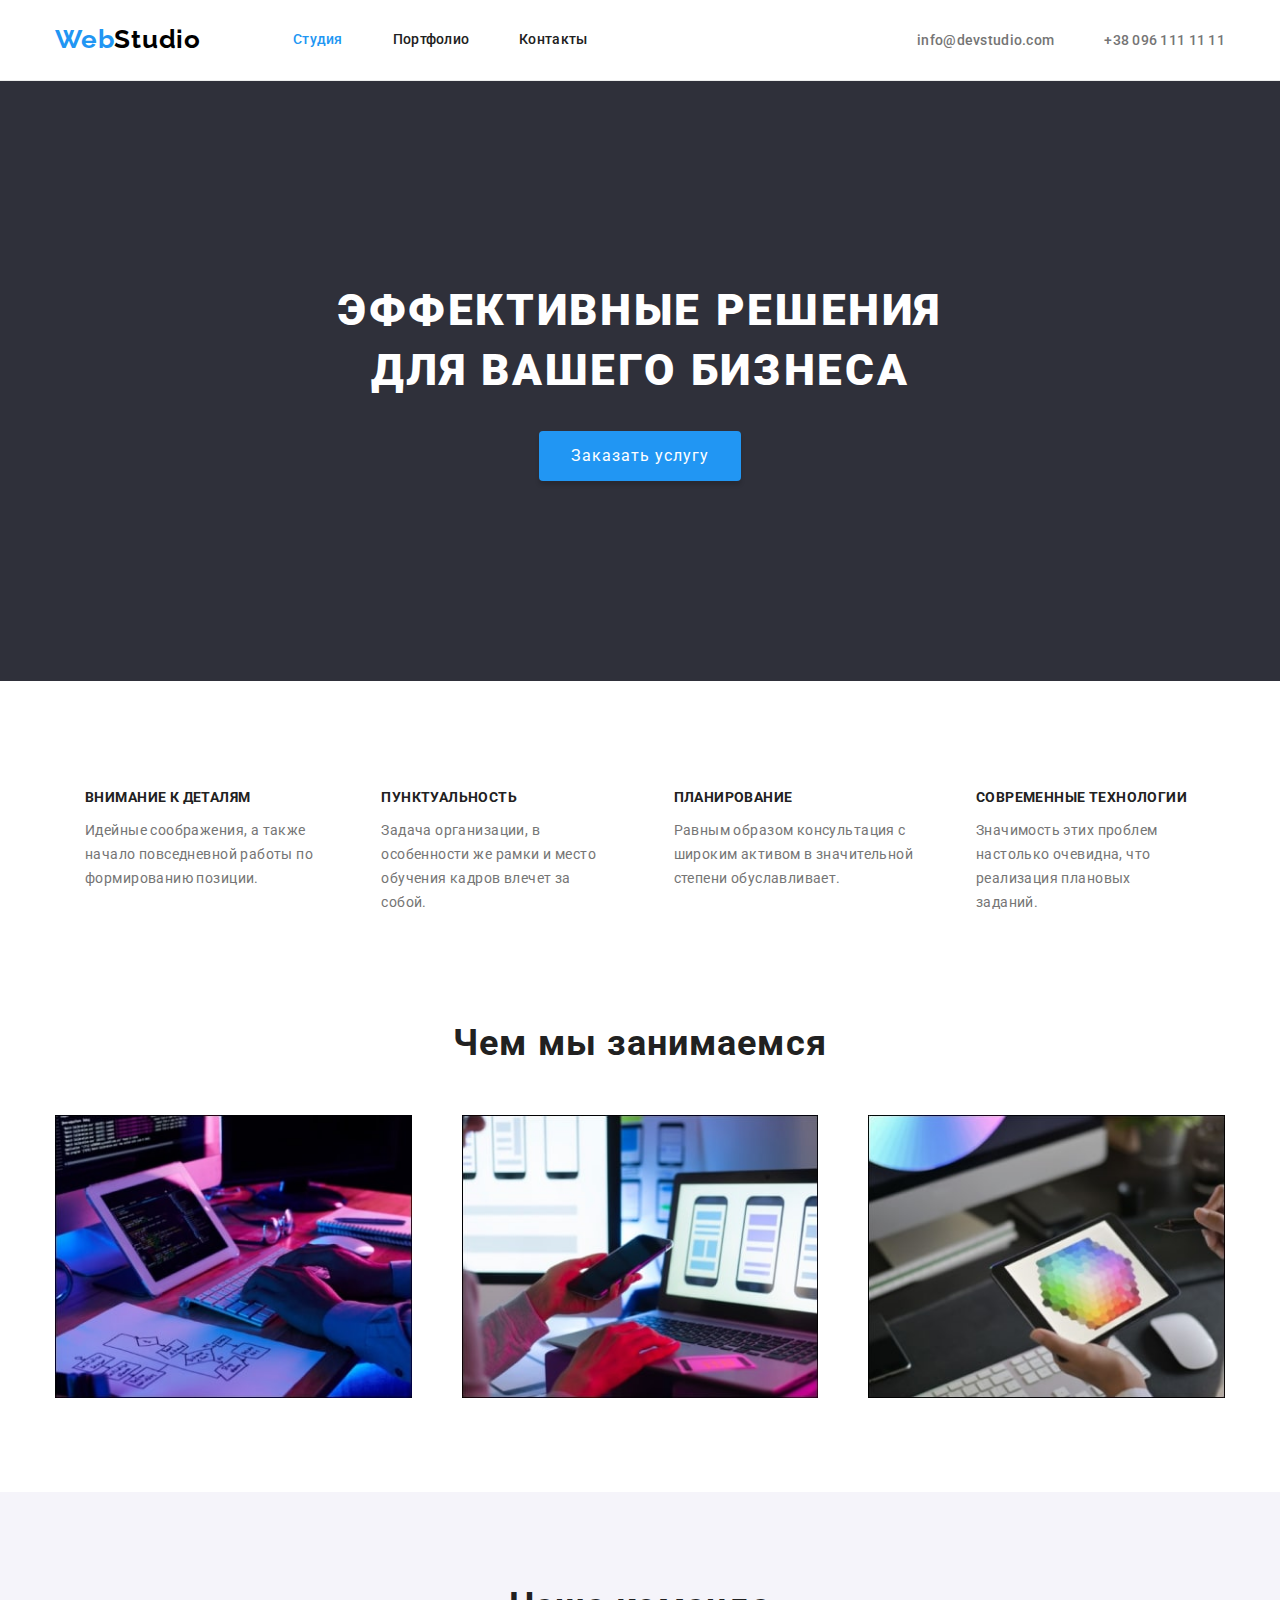
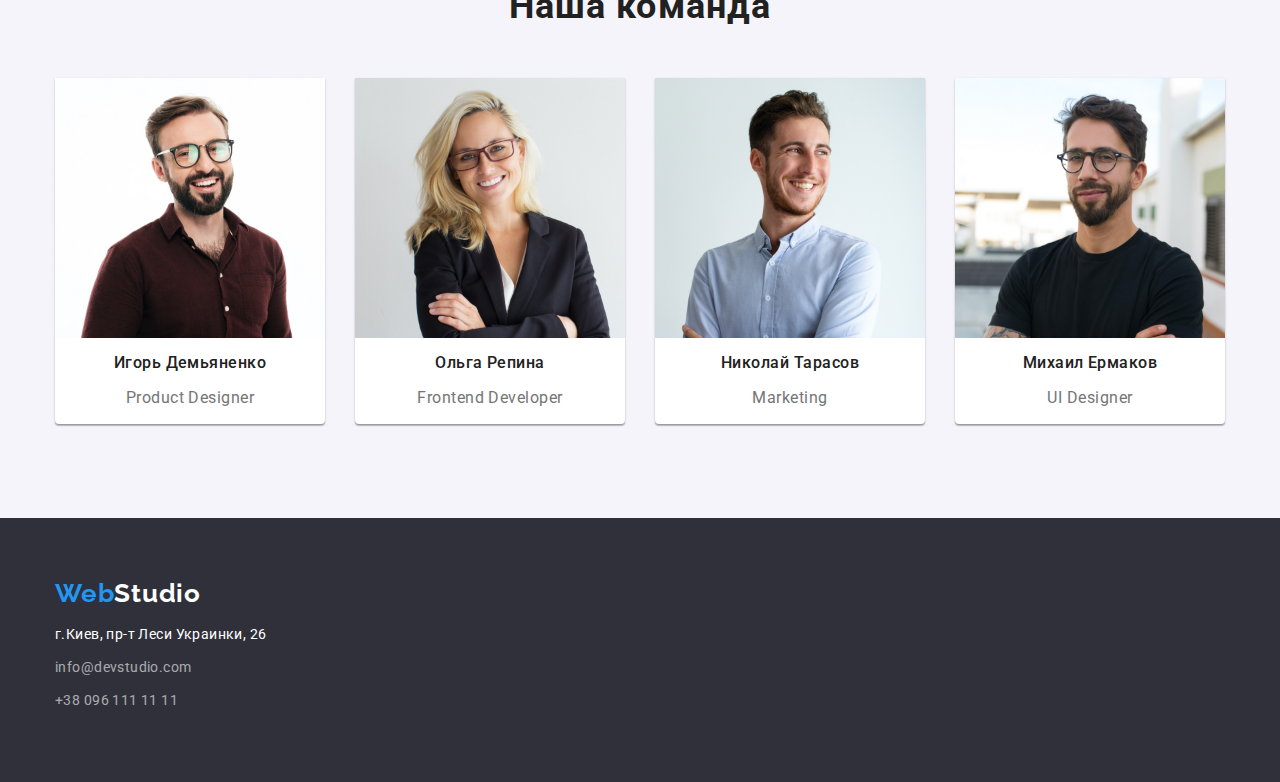
<file: index.html>
<!DOCTYPE html>
<html lang="ru">

<head>
    <meta charset="UTF-8">
    <meta http-equiv="X-UA-Compatible" content="IE=edge">
    <meta name="viewport" content="width=device-width, initial-scale=1.0">
    <title>Document</title>
    <link rel="preconnect" href="https://fonts.googleapis.com" />
    <link rel="preconnect" href="https://fonts.gstatic.com" crossorigin />
    <link
        href="https://fonts.googleapis.com/css2?family=Raleway:wght@700&family=Roboto:wght@400;500;700;900&display=swap"
        rel="stylesheet" />
    <link rel="stylesheet"
        href="https://cdnjs.cloudflare.com/ajax/libs/modern-normalize/1.1.0/modern-normalize.min.css" />
    <link rel="stylesheet" href="./css/styles.css" />
</head>

<body>
    <header class="header">
        <div class="container">
            <nav class="nav">
                <a lang="en" href="./index.html" class="logo">Web<span class="logo-color-black">Studio</span></a>
                <ul class="nav-list">
                    <li class="studio">
                        <a class="nav-link link active" href="./index.html">Студия</a>
                    </li>
                    <li class="portfolio">
                        <a class="nav-link link" href="./portfolio.html">Портфолио</a>
                    </li>
                    <li class="contact-page">
                        <a class="nav-link link" href="#">Контакты</a>
                    </li>
                </ul>
            </nav>
            <ul class="contacts">
                <li class="mailto">
                    <a class="contacts-item link" href="mailto:info@devstudio.com">info@devstudio.com</a>
                </li>
                <li class="tel">
                    <a class="contacts-item link" href="tel:+380961111111">+38 096 111 11 11</a>
                </li>
            </ul>
        </div>
    </header>
    <main>
        <section class="hero">
            <h1 class="hero-title">Эффективные решения для вашего бизнеса</h1>
            <button type="button" class="hero-btn">Заказать услугу</button>

        </section>
        <section class="section element-padding-bottom-0">
            <div class="container">
                <h2 class="hidden-title">Преимущества</h2>
                <ul class="advantages-list">
                    <Li class="advantages-item">
                        <h3 class="advantages-item-title">Внимание к деталям</h3>
                        <p class="advantages-item-text">Идейные соображения, а также начало повседневной работы по
                            формированию позиции.</p>
                    </li>
                    <li class="advantages-item">
                        <h3 class="advantages-item-title">Пунктуальность</h3>
                        <p class="advantages-item-text">Задача организации, в особенности же рамки и место обучения
                            кадров
                            влечет за собой.</p>
                    </li>
                    <li class="advantages-item">
                        <h3 class="advantages-item-title">Планирование</h3>
                        <p class="advantages-item-text">Равным образом консультация с широким активом в значительной
                            степени
                            обуславливает.</p>
                    </li>
                    <li class="advantages-item">
                        <h3 class="advantages-item-title">Современные технологии</h3>
                        <p class="advantages-item-text">Значимость этих проблем настолько очевидна, что реализация
                            плановых
                            заданий.</p>
                    </li>
                </ul>
            </div>
        </section>


        <section class="section about">
            <h2 class="title">Чем мы занимаемся</h2>
            <div class="container">
                <ul class="about-list">
                    <li class="about-list-item"><img src="./img/box/img.jpg" alt="руки печатают на клавиатуре"
                            width="370">
                    </li>
                    <li class="about-list-item"><img src="./img/box/img-2.jpg" alt="телефон и ноутбук" width="370">
                    </li>
                    <li class="about-list-item"><img src="./img/box/img-3.jpg" alt="планшет в руках" width="370"></li>
                </ul>
            </div>
        </section>

        <section class="section team">
            <div class="container">
                <h2 class="title">Наша команда</h2>
                <ul class="team-list">
                    <li class="team-item">
                        <img src="./img/team_cards/img.jpg" alt="Фото Игоря Демьяненко" width="270">
                        <div class="title-text">
                            <h3 class="team-item-title">Игорь Демьяненко</h3>
                            <p class="team-item-text" lang="en">Product Designer</p>
                        </div>
                    </li>
                    <li class="team-item">
                        <img src="./img/team_cards/img-2.jpg" alt="Фото Ольги Репиной" width="270">
                        <div class="title-text">
                            <h3 class="team-item-title">Ольга Репина</h3>
                            <p class="team-item-text" lang="en">Frontend Developer</p>
                        </div>
                    </li>
                    <li class="team-item">
                        <img src="./img/team_cards/img-3.jpg" alt="Фото Николая Тарасова" width="270">
                        <div class="title-text">
                            <h3 class="team-item-title">Николай Тарасов</h3>
                            <p class="team-item-text" lang="en">Marketing</p>
                        </div>
                    </li>
                    <li class="team-item">
                        <img src="./img/team_cards/img-4.jpg" alt="Фото Михаила Ермакова" width="270">
                        <div class="title-text">
                            <h3 class="team-item-title">Михаил Ермаков</h3>
                            <p class="team-item-text" lang="en">UI Designer</p>
                        </div>
                    </li>
                </ul>
            </div>
        </section>
    </main>
    <footer class="footer-nav-list">
        <div class="container">
            <a href="./index.html" class="footer_logo">Web<span class="logo-color-white">Studio</span></a>
            <address class="adress">
                <p class="adress-name">г.Киев, пр-т Леси Украинки, 26</p>
                <ul class="">
                    <li class="footer-contacts-item"><a href="mailto:info@devstudio.com"
                            class="footer-contacts">info@devstudio.com</a></li>
                    <li class="footer-contacts-item"><a href="tel:+380961111111" class="footer-contacts">+38 096 111 11
                            11</a></li>
                </ul>
            </address>
        </div>
    </footer>

</body>

</html>
</file>
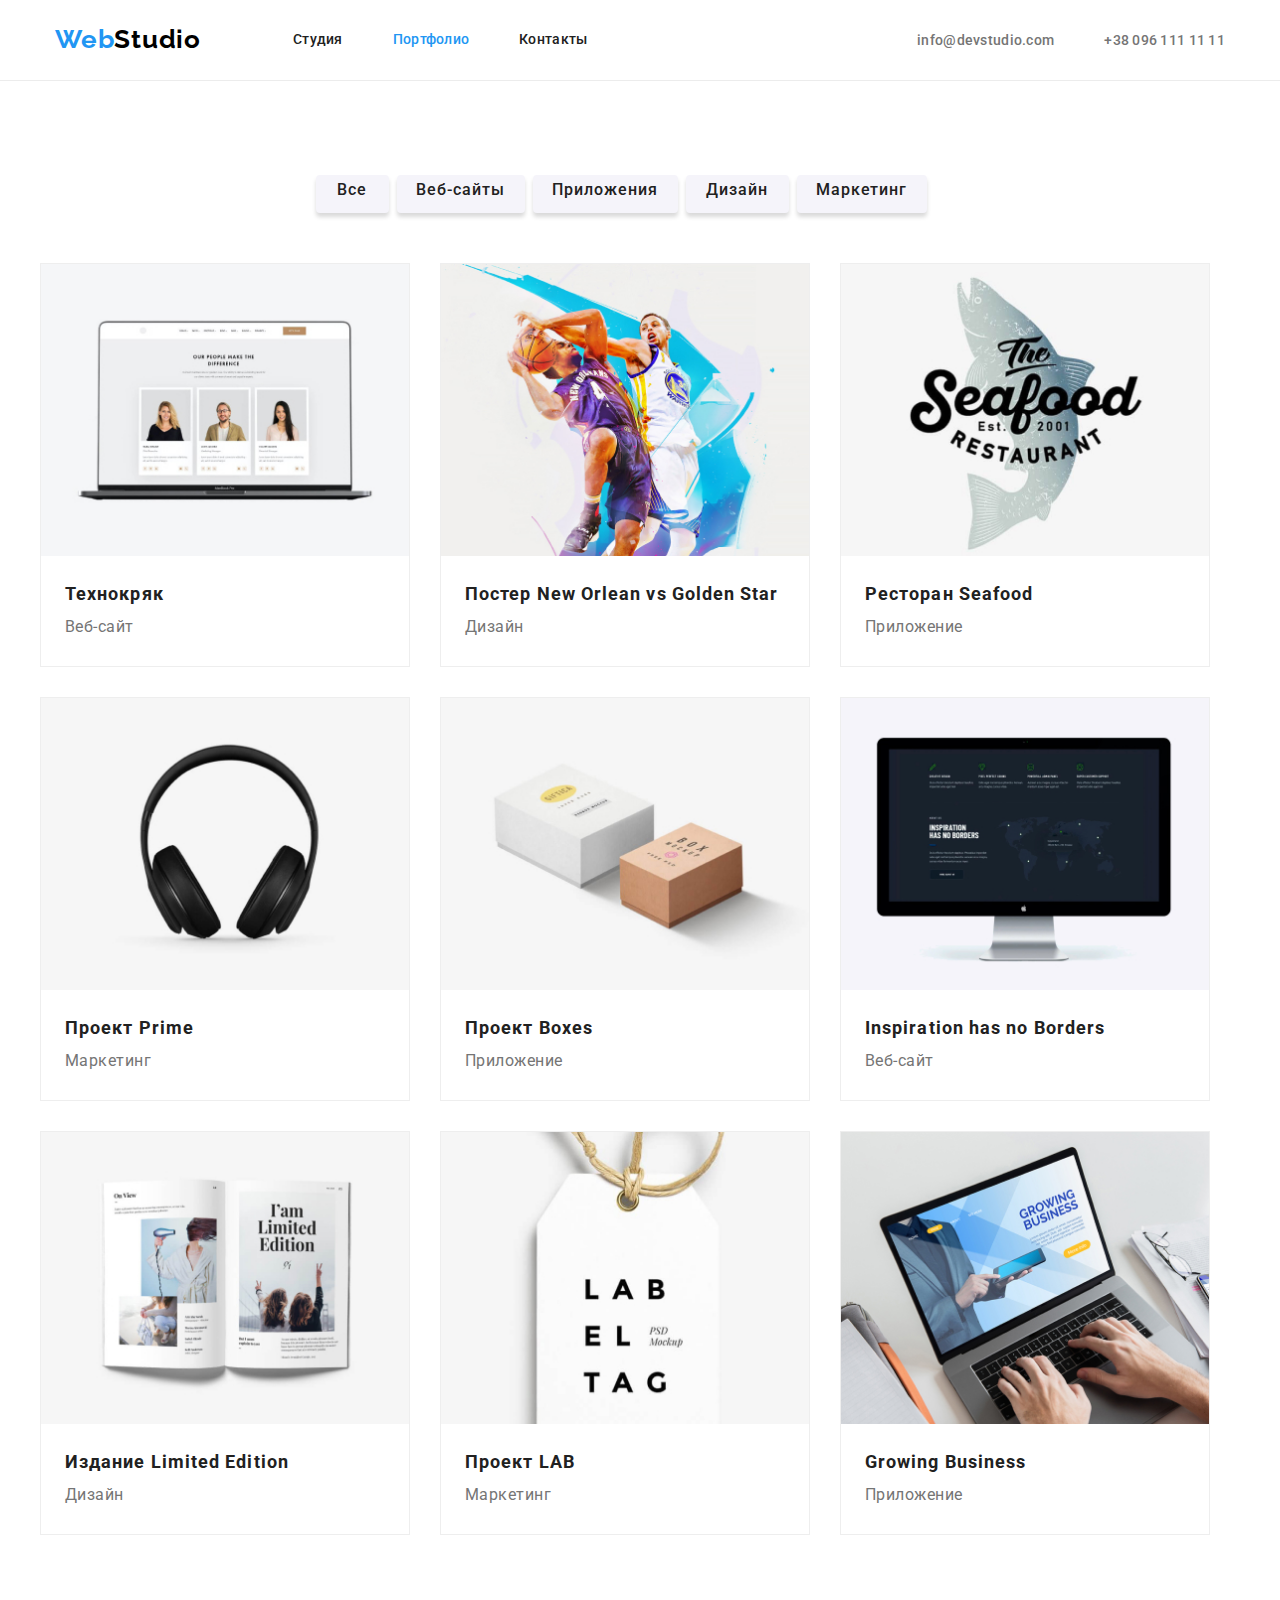
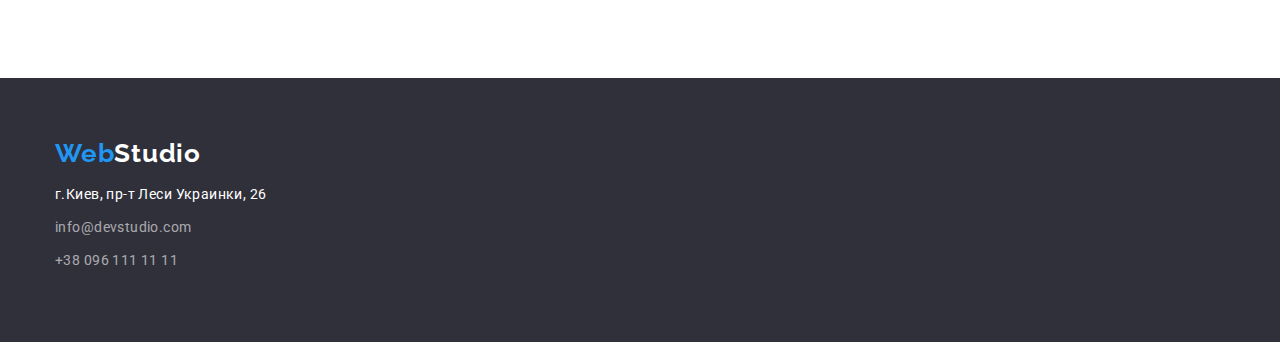
<file: portfolio.html>
<!DOCTYPE html>
<html lang="en">

<head>
    <meta charset="UTF-8">
    <meta http-equiv="X-UA-Compatible" content="IE=edge">
    <meta name="viewport" content="width=device-width, initial-scale=1.0">
    <title>Document</title>
    <link rel="preconnect" href="https://fonts.googleapis.com" />
    <link rel="preconnect" href="https://fonts.gstatic.com" crossorigin />
    <link href="https://fonts.googleapis.com/css2?family=Roboto:wght@400;500;700;900&display=swap" rel="stylesheet" />
    <link
        href="https://fonts.googleapis.com/css2?family=Raleway:wght@700&family=Roboto:wght@400;500;700;900&display=swap"
        rel="stylesheet" />
    <link rel="stylesheet"
        href="https://cdnjs.cloudflare.com/ajax/libs/modern-normalize/1.1.0/modern-normalize.min.css" />
    <link rel="stylesheet" href="./css/styles.css" />
</head>

<body>
    <header class="header">
        <div class="container">
            <nav class="nav">
                <a lang="en" href="./index.html" class="logo">Web<span class="logo-color-black">Studio</span></a>
                <ul class="nav-list">
                    <li class="studio">
                        <a class="nav-link link" href="./index.html">Студия</a>
                    </li>
                    <li class="portfolio">
                        <a class="nav-link link active" href="./portfolio.html">Портфолио</a>
                    </li>
                    <li>
                        <a class="nav-link link" href="#">Контакты</a>
                    </li>
                </ul>
            </nav>
            <ul class="contacts">
                <li class="mailto">
                    <a class="link contacts-item " href="mailto:info@devstudio.com">info@devstudio.com</a>
                </li>
                <li class="tel">
                    <a class="link contacts-item " href="tel:+380961111111">+38 096 111 11 11</a>
                </li>
            </ul>
        </div>
    </header>

    <div class="main-box">
        <section class="box catalogue">
            <div class="filters">
                <ul class="filters-list">
                    <li class="filters-btn filter-vse">Все</li>
                    <li class="filters-btn filter-vebsites">Веб-сайты</li>
                    <li class="filters-btn filter-prilojeniya">Приложения</li>
                    <li class="filters-btn filter-design">Дизайн</li>
                    <li class="filters-btn filter-marketing">Маркетинг</li>
                </ul>
            </div>
            <ul class="projects">
                <li class="projects-item">
                    <img src="./img/Projects-items/img.jpg" alt="открыт вебсайт на ноутбуке" width="370">
                    <div class="projects-title-text">
                        <h1 class="projects-item-title">Технокряк</h1>
                        <p class="projects-item-text">Веб-сайт</p>
                    </div>
                </li>
                <li class="projects-item">
                    <img src="./img/Projects-items/img-2.jpg" alt="постер с баскетболистами" width="370">
                    <div class="projects-title-text">
                        <h1 class="projects-item-title">Постер New Orlean vs Golden Star</h1>
                        <p class="projects-item-text">Дизайн</p>
                    </div>
                </li>

                <li class="projects-item">
                    <img src="./img/Projects-items/img-3.jpg" alt="логотип ресторана морепродуктов" width="370">
                    <div class="projects-title-text">
                        <h1 class="projects-item-title">Ресторан Seafood</h1>
                        <p class="projects-item-text">Приложение</p>
                    </div>
                </li>

                <li class="projects-item">
                    <img src="./img/Projects-items/img-4.jpg" alt="наушники" width="370">
                    <div class="projects-title-text">
                        <h1 class="projects-item-title">Проект Prime</h1>
                        <p class="projects-item-text">Маркетинг</p>
                    </div>
                </li>

                <li class="projects-item">
                    <img src="./img/Projects-items/img-5.jpg" alt="две коробочки с красивой тенью" width="370">
                    <div class="projects-title-text">
                        <h1 class="projects-item-title">Проект Boxes</h1>
                        <p class="projects-item-text">Приложение</p>
                    </div>
                </li>


                <li class="projects-item">
                    <img src="./img/Projects-items/img-6.jpg" alt="монитор компьютера" width="370">
                    <div class="projects-title-text">
                        <h1 class="projects-item-title">Inspiration has no Borders</h1>
                        <p class="projects-item-text">Веб-сайт</p>
                    </div>
                </li>

                <li class="projects-item">
                    <img src="./img/Projects-items/img-7.jpg" alt="модный журнал с надписью limited edition"
                        width="370">
                    <div class="projects-title-text">
                        <h1 class="projects-item-title">Издание Limited Edition</h1>
                        <p class="projects-item-text">Дизайн</p>
                    </div>
                </li>
                <li class="projects-item">
                    <img src="./img/Projects-items/img-8.jpg" alt="лейба с надписью label tag" width="370">
                    <div class="projects-title-text">
                        <h1 class="projects-item-title">Проект LAB</h1>
                        <p class="projects-item-text">Маркетинг</p>
                    </div>
                </li>
                <li class="projects-item">
                    <img src="./img/Projects-items/img-9.jpg" alt="рабочий процесс за ноутбуком" width="370">
                    <div class="projects-title-text">
                        <h1 class="projects-item-title">Growing Business</h1>
                        <p class="projects-item-text">Приложение</p>
                    </div>
                </li>
            </ul>

        </section>
    </div>
    <footer class="footer-nav-list">
        <div class="container">
            <a href="./index.html" class="footer_logo">Web<span class="logo-color-white">Studio</span></a>
            <address class="adress">
                <p class="adress-name">г.Киев, пр-т Леси Украинки, 26</p>
                <ul class="">
                    <li class="footer-contacts-item"><a href="mailto:info@devstudio.com"
                            class="footer-contacts">info@devstudio.com</a></li>
                    <li class="footer-contacts-item"><a href="tel:+380961111111" class="footer-contacts">+38 096 111 11
                            11</a></li>
                </ul>
            </address>
        </div>
    </footer>
</body>

</html>
</file>
<file: css/styles.css>
html {
  box-sizing: border-box;
}
body {
  font-family: Roboto, sans-serif;
  margin: 0;
}
ul {
  list-style: none;
  margin: 0;
  padding: 0;
}
img {
  display: block;
  max-width: 100%;
  height: auto;
}
.box {
  padding: 94px 0;
}
a {
  text-decoration: none;
}
h1 h2 h3 h4 h5 p {
  margin: 0;
  padding: 0;
}
.section {
  padding-top: 94px;
  padding-bottom: 94px;
}
.container {
  width: 1200px;
  padding: 0px 15px;

  margin: 0 auto;
}
.header {
  border-bottom: 1px solid #ececec;
  background: #ffffff;
}
.header .container {
  display: flex;
  justify-content: space-between;
}

/*------------------------------------------HEADER----------------------------*/

.logo {
  display: inline-block;
  margin-right: 93px;
}
.logo {
  font-family: Raleway;
  font-style: normal;
  width: 145px;
  height: 31px;
  font-weight: 700;
  font-size: 26px;
  line-height: 1.19;
  letter-spacing: 0.03em;
  color: #2196f3;
}
.logo-color-black {
  color: black;
}
.nav {
  display: flex;
  align-items: center;
}
.nav-list {
  display: flex;
}

.nav-link {
  display: inline-block;
  padding-top: 32px;
  padding-bottom: 32px;
  color: #212121;
}
.nav-list li:not(:last-child) a {
  margin-right: 50px;
}
.contacts {
  display: flex;
  align-items: center;
}
.contacts-item {
  color: #757575;
}
.mailto {
  margin-left: auto;
  margin-right: 50px;
}

.tel {
  margin-left: auto;
}

.link {
  font-weight: 500;
  font-size: 14px;
  line-height: 1.14;
  letter-spacing: 0.02em;
}
.link:hover,
:focus {
  color: #2196f3;
}
.active {
  color: #2196f3;
}

/*-----------------------------------------HERO----------------------------------*/

.hero {
  padding: 200px 0;
  background: #2f303a;
}
.hero-title {
  margin: auto;
  font-weight: 900;
  font-size: 44px;
  line-height: 1.36;
  text-align: center;
  letter-spacing: 0.06em;
  text-transform: uppercase;
  color: #ffffff;
  max-width: 693px;
  margin-bottom: 30px;
}
.hero-btn {
  display: block;
  margin: auto;
  font-size: 16px;
  line-height: 1.87;
  letter-spacing: 0.06em;
  background: #2196f3;
  box-shadow: 0px 4px 4px rgba(0, 0, 0, 0.15);
  border-radius: 4px;
  border: none;
  padding: 10px 32px;
  cursor: pointer;
  color: #ffffff;
  text-align: center;
}
.hero-btn:hover {
  background: #188ce8;
}
.hero-btn:focus {
  background: #188ce8;
}

/*------------------------(hidden)преимущества advantages-------------------------------*/
.hidden-title {
  width: 1px;
  height: 1px;
  overflow: hidden;
  opacity: 0;
  margin: 0;
}

.advantages-list {
  display: flex;
}
.advantages-item {
  padding: 0 30px;
}
.element-padding-bottom-0 {
  padding-bottom: 0;
}

.advantages-item-title {
  font-weight: 700px;
  font-size: 14px;
  line-height: 1.14;
  letter-spacing: 0.03em;
  text-transform: uppercase;
  color: #212121;
  /* box-sizing: unset!important; */
}
.advantages-item-text {
  font-size: 14px;
  line-height: 1.71;
  letter-spacing: 0.03em;
  color: #757575;
}
/*--------------------------------ABOUT--------------------------------------*/
.about {
  margin: 0;
}
.about .title {
  margin-bottom: 0;
}
.about-list {
  display: flex;
}

.about-list-item:not(:last-child) {
  margin-right: 50px;
}
.about-list-item {
  padding-top: 50px;
}

/*-------------------------------------TEAM------------------------------------*/
.team {
  background: #f5f4fa;
}
.title {
  font-weight: 700px;
  font-size: 36px;
  line-height: 1.16;
  text-align: center;
  letter-spacing: 0.03em;
  color: #212121;
  margin: 0;
  margin-bottom: 50px;
}
.team-list {
  display: flex;
}
.team-item {
  background: #ffffff;
  box-shadow: 0px 1px 3px rgba(0, 0, 0, 0.12), 0px 1px 1px rgba(0, 0, 0, 0.14),
    0px 2px 1px rgba(0, 0, 0, 0.2);
  border-radius: 0px 0px 4px 4px;
}
.team-item:not(:last-child) {
  margin-right: 30px;
}
.title-text {
  text-align: center;
}
.team-item-title,
.team-item-text {
  font-size: 16px;
  line-height: 1.18;
  letter-spacing: 0.03em;
}
.team-item-title {
  font-weight: 500;
  color: #212121;
}

.team-item-text {
  font-weight: 400;
  color: #757575;
}

/* -----------------------------------FOOTER-------------*/

.footer_logo {
  display: inline-block;
}
.footer_logo {
  font-family: Raleway;
  font-style: normal;
  width: 145px;
  height: 31px;
  font-weight: 700;
  font-size: 26px;
  line-height: 1.19;
  letter-spacing: 0.03em;
  color: #2196f3;
}
.adress {
  font-style: normal;
  font-weight: normal;
  font-size: 14px;
  line-height: 1.71;
  letter-spacing: 0.03em;
  color: #ffffff;
}
.adress-name {
  margin-bottom: 9px;
}
.footer-nav-list {
  padding: 60px 0;
  background: #2f303a;
}
.logo-color-white {
  color: #ffffff;
}
.footer-contacts {
  font-style: normal;
  font-weight: normal;
  font-size: 14px;
  line-height: 1.71;
  letter-spacing: 0.03em;
  color: rgba(255, 255, 255, 0.6);
}
.footer-contacts-item {
  margin-bottom: 9px;
}

/*--------------------------------PORTFOLIO---------------------------------*/

.catalogue {
  width: 1170px;
  height: 1409px;
  padding: 0;
  margin: 45px 0 94px 0;
}
.filters {
  margin: 0 auto;
  margin-top: 94px;
  margin-bottom: 50px;
  display: flex;
  justify-content: center;
  align-items: center;
}
.filters-list {
  display: flex;
}

.filters-btn {
  font-family: Roboto, sans-serif;
  font-style: normal;
  font-weight: 500;
  margin-right: 8px;
  font-size: 16px;
  line-height: 1.87;
  letter-spacing: 0.06em;
  background: #f5f4fa;
  text-align: center;
  box-shadow: 0px 4px 4px rgba(0, 0, 0, 0.15);
  border-radius: 4px;
  border: none;
  cursor: pointer;
  color: #212121;
  /* justify-content: space-between; */
}
.filters-btn:last-child {
  margin-right: 8px;
}

.filters-btn:hover,
.filters-btn:focus {
  background-color: #2196f3;
  color: #ffffff;
}

.filter-vse {
  width: 73px;
  height: 38px;
}

.filter-vebsites {
  width: 128px;
  height: 38px;
}
.filter-prilojeniya {
  width: 145px;
  height: 38px;
}
.filter-design {
  width: 103px;
  height: 38px;
}
.filter-marketing {
  width: 130px;
  height: 38px;
}
/*----------------------------------------projects------------------------------------------*/

.main-box {
  width: 1200px;
  margin: 0 auto;
}

.projects {
  display: flex;
  flex-wrap: wrap;
  justify-content: space-between;
}

.projects-item {
  width: 370px;
  height: 404px;
  left: 215px;
  top: 696px;
  background: #ffffff;
  border: 1px solid #eeeeee;
  box-sizing: border-box;
  margin-bottom: 30px;
}
.projects-item:hover {
  box-shadow: 0px 4px 4px rgba(0, 0, 0, 0.15);
  border-radius: 4px;
}
.projects-title-text {
  text-align: left;
  padding: 20px 24px;
}
.projects-item-title {
  font-family: Roboto, sans-serif;
  font-style: normal;
  font-weight: 700;
  font-size: 18px;
  line-height: 2;
  letter-spacing: 0.06em;
  color: #212121;
  margin: 0 auto;
}

.projects-item-text {
  font-family: Roboto, sans-serif;
  font-style: normal;
  font-weight: normal;
  font-size: 16px;
  line-height: 1.87;
  letter-spacing: 0.03em;
  margin-top: 0;
  color: #757575;
}
</file>
